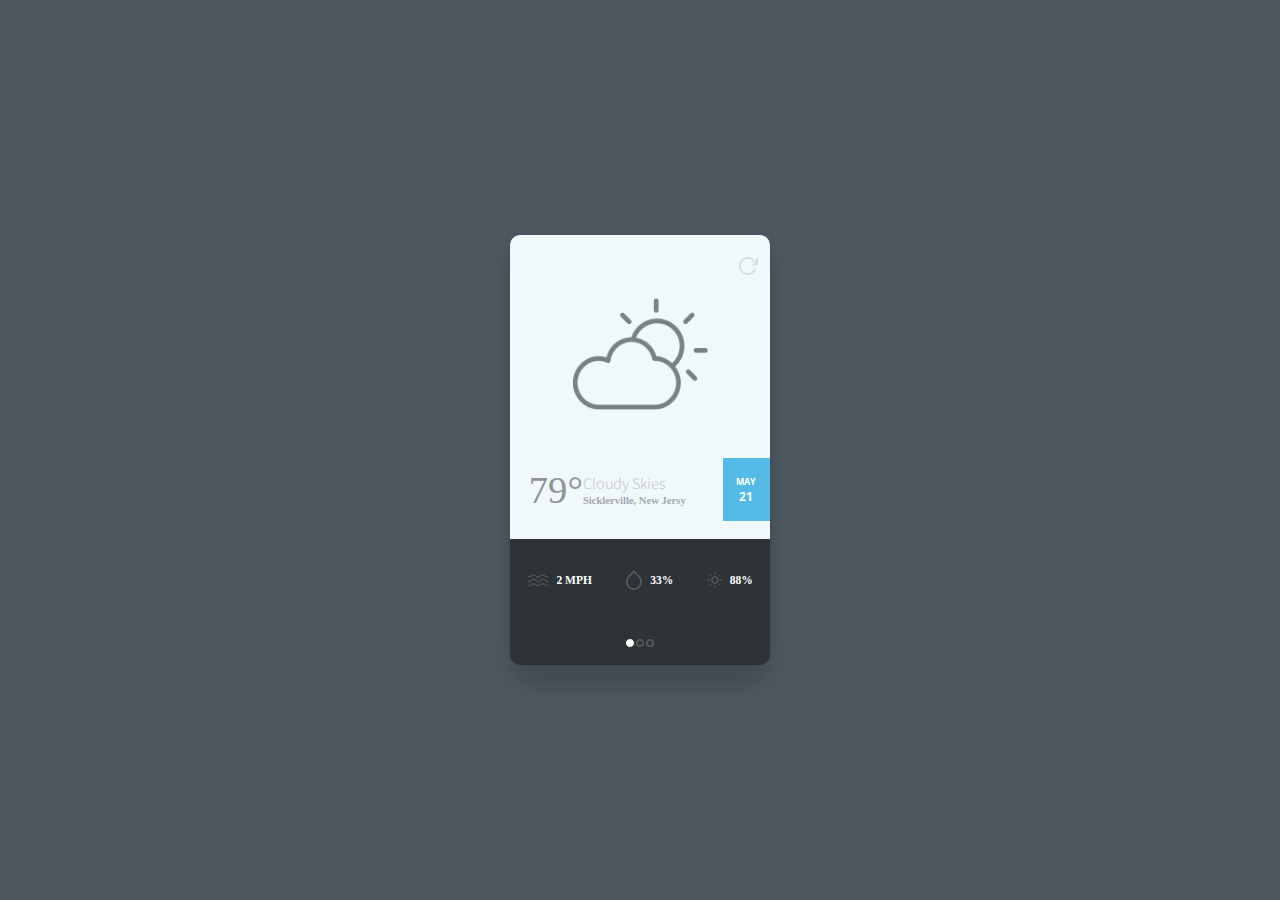
<file: index.html>
<!DOCTYPE html>
<html lang="en">
<head>
  <meta charset="UTF-8">
  <meta name="viewport" content="width=device-width, initial-scale=1.0">
  <meta http-equiv="X-UA-Compatible" content="ie=edge">
  <link rel="stylesheet" href="./style.css">
  <link href="https://fonts.googleapis.com/css?family=Source+Sans+Pro&display=swap" rel="stylesheet">
  <link href="https://fonts.googleapis.com/css?family=Open+Sans&display=swap" rel="stylesheet">
  <title>Document</title>
</head>
<body>
  <div class="page">
      <div class="widget">
        <div class="widget-header">
          <div class="widget-header__top">
              <img class="widget-header__img-refresh" src="./img/refresh.png" alt="refresh">
          </div>
          <div class="widget-header__middle">
              <div class="widget-header__temprature-wrap">
                  <p class="widget-header__temprature">79&#176;</p>
                </div>
              <img class="widget-header__img-weather" src="./img/weather.png" alt="logo">
          </div>
          <div class="widget-header__bottom"></div>
        </div>
        <div class="widget-body">
          <div class="widget-body__top">
            <div class="widget-body__temprature-wrap">
              <p class="widget-body__temprature">79&#176;</p>
            </div>
            <div class="widget-body__city-weather-wrap">
              <p class="widget-body__weather">Cloudy Skies</p>
              <p class="widget-body__city">Sicklerville, New Jersy</p>
            </div>
            <div class="widget-body__date-wrap">
              <p class="widget-body__month">May</p>
              <p class="widget-body__date">21</p>
            </div>
          </div>
          <div class="widget-body__bottom"></div>
        </div>
        <div class="widget-footer">
          <div class="widget-footer__top">
            <div class="widget-footer__feature-left">
              <img class="widget-footer__feature-img" src="./img/wind.png" alt="wind">
              <p class="widget-footer__feature-value">2 MPH</p>
            </div>
            <div class="widget-footer__feature-middle">
              <img class="widget-footer__feature-img" src="./img/humidity.png" alt="humidity">
              <p class="widget-footer__feature-value">33%</p>
            </div>
            <div class="widget-footer__feature-right">
              <img class="widget-footer__feature-img" src="./img/sun.png" alt="sun">
              <p class="widget-footer__feature-value">88%</p>
            </div>
          </div>
          <div class="widget-footer__bottom">
            <div class="widget-footer__slider">
              <img class="widget-footer__slider-img_check" src="./img/slider_check.png" alt="slider">
              <img class="widget-footer__slider-img" src="./img/slider.png" alt="slider">
              <img class="widget-footer__slider-img" src="./img/slider.png" alt="slider">
            </div>
          </div>
        </div>
      </div>
  </div>
</body>
</html>
</file>
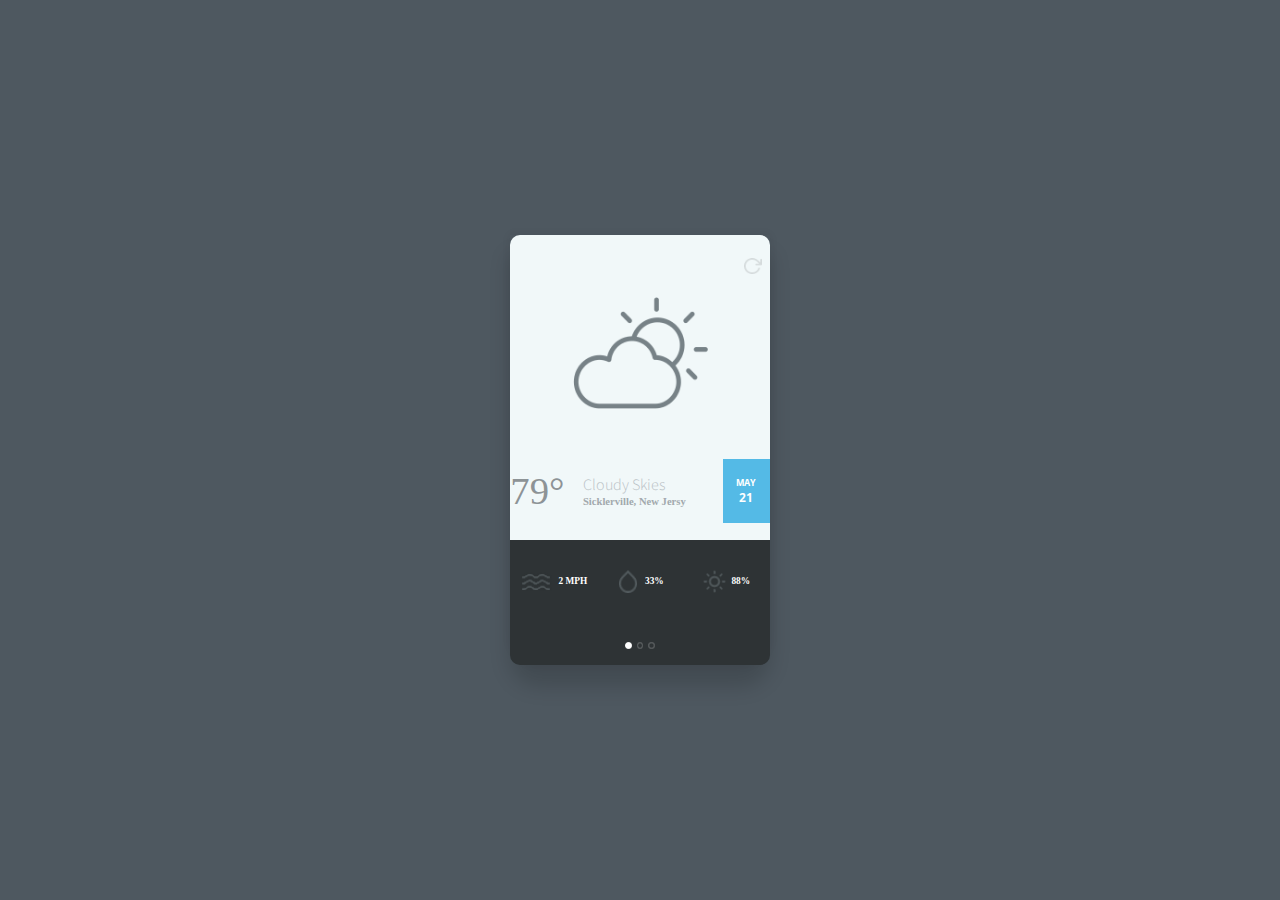
<file: grid/index.html>
<!DOCTYPE html>
<html lang="en">
<head>
  <meta charset="UTF-8">
  <meta name="viewport" content="width=device-width, initial-scale=1.0">
  <meta http-equiv="X-UA-Compatible" content="ie=edge">
  <link rel="stylesheet" href="./style.css">
  <link href="https://fonts.googleapis.com/css?family=Source+Sans+Pro&display=swap" rel="stylesheet">
  <link href="https://fonts.googleapis.com/css?family=Open+Sans&display=swap" rel="stylesheet">
  <title>Document</title>
</head>
<body>
  <div class="page">
      <div class="widget">
        <div class="widget-header">
          <div class="widget-header__top">
              <img class="widget-header__img-refresh" src="./img/refresh.png" alt="refresh">
          </div>
          <div class="widget-header__middle">
              <div class="widget-header__temprature-wrap">
                  <p class="widget-header__temprature">79&#176;</p>
                </div>
              <img class="widget-header__img-weather" src="./img/weather.png" alt="logo">
          </div>
          <div class="widget-header__bottom"></div>
        </div>
        <div class="widget-body">
          <div class="widget-body__top">
            <div class="widget-body__temprature-wrap">
              <p class="widget-body__temprature">79&#176;</p>
            </div>
            <div class="widget-body__city-weather-wrap">
              <p class="widget-body__weather">Cloudy Skies</p>
              <p class="widget-body__city">Sicklerville, New Jersy</p>
            </div>
            <div class="widget-body__date-wrap">
              <p class="widget-body__month">May</p>
              <p class="widget-body__date">21</p>
            </div>
          </div>
          <div class="widget-body__bottom"></div>
        </div>
        <div class="widget-footer">
          <div class="widget-footer__top">
            <div class="widget-footer__feature-left">
              <img class="widget-footer__feature-img" src="./img/wind.png" alt="wind">
              <p class="widget-footer__feature-value">2 MPH</p>
            </div>
            <div class="widget-footer__feature-middle">
              <img class="widget-footer__feature-img-humidity" src="./img/humidity.png" alt="humidity">
              <p class="widget-footer__feature-value">33%</p>
            </div>
            <div class="widget-footer__feature-right">
              <img class="widget-footer__feature-img-sun" src="./img/sun.png" alt="sun">
              <p class="widget-footer__feature-value">88%</p>
            </div>
          </div>
          <div class="widget-footer__bottom">
            <div class="widget-footer__slider">
              <img class="widget-footer__slider-img_check" src="./img/slider_check.png" alt="slider">
              <img class="widget-footer__slider-img" src="./img/slider.png" alt="slider">
              <img class="widget-footer__slider-img" src="./img/slider.png" alt="slider">
            </div>
          </div>
        </div>
      </div>
  </div>
</body>
</html>
</file>
<file: style.css>
*{
    margin: 0;
    padding: 0;
}

.page{
    position: fixed;
    display: flex;
    justify-content: center;
    align-items: center;
    width: 100%;
    height: 100%;
    background-color: #4e5860;
}

.widget{
    width: 20.26%;
    height: 47.88%;
    box-shadow: 0 21px 20px 1px rgba(0, 0, 0, 0.15), 0 0 10px rgba(0, 0, 0, 0.07);
    border-radius: 0px 0px 29px 29px;
}

.widget-header{
    height: 51.94%;
    background-color: #f1f8f9;
    border-radius: 10px 10px 0px 0px;
  }

.widget-header__top{
    display: flex;
    justify-content: flex-end;
    align-items: center;
    height: 28.22%;
}

.widget-header__img-refresh{
    height: 27.94%;
    margin-right: 4.37%;
}

.widget-header__middle{
    display: flex;
    justify-content: center;
    align-items: center;
    height: 50.21%;
}
.widget-header__temprature-wrap{
    display: none;
    justify-content: flex-end;
    align-self: center;
    width: 27.98%;
    color: #8d9396;
    font-family: "Proxima Nova";
    font-size: 3.02vmax;
    font-weight: 300;
    text-transform: uppercase;
}
.widget-header__img-weather{
    height: 100%;
}

.widget-header__bottom{
    height: 21.57%;
}

.widget-body{
    height: 18.75%;
    background-color: #f1f8f9;
}

.widget-body__top{
    display: flex;
    justify-content: space-between;
    height: 77.53%;
}

.widget-body__temprature-wrap{
    display: flex;
    justify-content: flex-end;
    align-self: center;
    width: 27.98%;
    color: #8d9396;
    font-family: "Proxima Nova";
    font-size: 3.02vmax;
    font-weight: 300;
    text-transform: uppercase;
}

.widget-body__city-weather-wrap{
    display: flex;
    justify-content: flex-start;
    align-content: center;
    flex-wrap: wrap;
    width: 54.02%;
}
.widget-body__weather{
    color: #bac2c6;
    font-family: "Source Sans Pro";
    font-size: 1.25vmax;
    font-weight: 300;
}

.widget-body__city{
    color: #a2a9ad;
    font-family: "Source Sans Pro - Semibold";
    font-size: 0.83vmax;
    font-weight: 600;
}

.widget-body__date-wrap{
    display: flex;
    flex-direction: column;
    justify-content: center;
    width: 18%;
    height: 100%;
    background-color: #54bae6;
}

.widget-body__month{
    text-align: center;
    color: #ffffff;
    font-family: "Open Sans";
    font-size: 0.73vmax;
    font-weight: 700;
    text-transform: uppercase;
}

.widget-body__date{
    text-align: center;
    color: #ffffff;
    font-family: "Open Sans";
    font-size: 0.94vmax;
    font-weight: 700;
}

.widget-body__bottom{
    height: 22.47%;
}

.widget-footer{
    height: 29.31%;
    border-radius: 0 0 10px 10px;
    background-color: #2e3335;
}


.widget-footer__top{
    height: 64.71%;
    display: flex;
    justify-content: space-around;
    align-items: center;
}

.widget-footer__feature-left {
    display: flex;
    justify-content: space-between;
    align-items: center;
    width: 25%;
}

.widget-footer__feature-middle {
    display: flex;
    justify-content: space-between;
    align-items: center;
    width: 18.42%;
}

.widget-footer__feature-right {
    display: flex;
    justify-content: space-between;
    align-items: center;
    width: 17.71%;
}

.widget-footer__feature-img{
    height: 40%;
    width: 35%;
}

.widget-footer__feature-value{
    color: #ffffff;
    font-family: "Proxima Nova";
    font-size: 0.73vmax;
    font-weight: 700;
    text-transform: uppercase;
}

.widget-footer__bottom{
    display: flex;
    justify-content: center;
    height: 35.29%;
}

.widget-footer__slider{
    display: flex;
    justify-content: space-between;
    align-items: center;
    width: 11.05%;
}

.widget-footer__slider-img_check{
    height: 18.6%;
}

.widget-footer__slider-img{
    height: 18.6%;
}

@media (max-width: 1440px) {

    .widget-footer__feature-value{
       font-size: 0.9vmax;
    }
}

@media (max-width: 1024px) {

    .widget-body__weather{
       font-size: 1.5vmax;
    }
    
    .widget-body__city{
       font-size: 1vmax;
    }

    .widget-footer__feature-left {
        width: 30%;
    }
    .widget-footer__feature-value{
        font-size: 1.1vmax;
     }

}

@media (max-width: 768px) {

    .widget{
        height: 32%;
    }
    
    .widget-header{
        height: 55%;
      }

    .widget-header__middle{
        height: 65%;
        justify-content: space-around;
    }

    .widget-header__temprature-wrap{
        width: 40%;
        display: flex;
        font-size: 5vmax;
    }

    .widget-header__img-weather{
        height: 70%;
    }

    .widget-header__bottom{
        display: none;
    }

    .widget-body{
        height: 15%;
    }

    .widget-body__top{
        height: 100%;
    }

    .widget-body__temprature-wrap{
        display: none;
    }

    .widget-body__city-weather-wrap{
        height: 100%;
        width: 75%;
    }
    .widget-body__weather{
        font-size: 2vmax;
    }
    
    .widget-body__city{
        font-size: 1.3vmax;
    }

    .widget-body__bottom{
        display: none;
    }

    .widget-footer{
        height: 30%;
    }

    .widget-footer__top{
        height: 45%;
        justify-content: space-around;
    }

    .widget-footer__feature-left {
        width: 32%;
    }

    .widget-footer__feature-middle {
        width: 25%;
    }

    .widget-footer__feature-right {
        width: 25%;
    }
    .widget-footer__feature-value{
        font-size: 1.1vmax;
     }

}
  @media (min-width: 500px) and (max-width: 767px) {
    
    .widget{
        width: 30%;
    }

    
    .widget-body__month{
        font-size: 0.9vmax;
    }
    .widget-body__date{
       font-size: 1vmax;
       }

}

@media (max-width: 499px) {
    
    .widget{
        width: 50%;
    }

    
    .widget-body__month{
        font-size: 0.9vmax;
    }
    .widget-body__date{
       font-size: 1vmax;
       }

}
</file>
<file: grid/style.css>
*{
    margin: 0;
    padding: 0;
}

.page{
    position: fixed;
    display: -webkit-box;
    display: -ms-flexbox;
    display: flex;
    -webkit-box-pack: center;
        -ms-flex-pack: center;
            justify-content: center;
    -webkit-box-align: center;
        -ms-flex-align: center;
            align-items: center;
    width: 100%;
    height: 100%;
    background-color: #4e5860;
}

.widget{
    display: -ms-grid;
    display: grid;
    -ms-grid-rows: 52% 19% 29%;
    grid-template-rows: 52% 19% 29%;
    width: 20.26%;
    height: 47.88%;
    -webkit-box-shadow: 0 21px 20px 1px rgba(0, 0, 0, 0.15), 0 0 10px rgba(0, 0, 0, 0.07);
            box-shadow: 0 21px 20px 1px rgba(0, 0, 0, 0.15), 0 0 10px rgba(0, 0, 0, 0.07);
    border-radius: 0px 0px 29px 29px;
}

.widget-header{
    display: -ms-grid;
    display: grid;
    -ms-grid-rows: 1.05fr 1.82fr 0.77fr;
    grid-template-rows: 1.05fr 1.82fr 0.77fr;
    -ms-grid-columns: 1fr;
    grid-template-columns: 1fr;
    background-color: #f1f8f9;
    border-radius: 10px 10px 0px 0px;
}

.widget-header > *:nth-child(1){
    -ms-grid-row: 1;
    -ms-grid-column: 1;
}

.widget-header > *:nth-child(2){
    -ms-grid-row: 2;
    -ms-grid-column: 1;
}

.widget-header > *:nth-child(3){
    -ms-grid-row: 3;
    -ms-grid-column: 1;
}
.widget-header__top{
    -ms-grid-row: 1;
    -ms-grid-row-span: 1;
    grid-row: 1/2;
    display: -ms-grid;
    display: grid;
    -ms-grid-columns: 1.8fr 0.2fr;
    grid-template-columns: 1.8fr 0.2fr;
}

.widget-header__img-refresh{
    width: 2vmin;
    -ms-grid-column: 2;
    -ms-grid-column-span: 1;
    grid-column: 2/3;
    -ms-grid-row-align: center;
        align-self: center;
}
.widget-header__middle{
    -ms-grid-row: 2;
    -ms-grid-row-span: 1;
    grid-row: 2/3;
    -ms-grid-column-align: center;
        justify-self: center;
}
.widget-header__temprature-wrap{
    display: none;
    -ms-flex-item-align: center;
        -ms-grid-row-align: center;
        align-self: center;
    width: 27.98%;
    color: #8d9396;
    font-family: "Proxima Nova";
    font-size: 3.02vmax;
    font-weight: 300;
    text-transform: uppercase;
}
.widget-header__img-weather{
    width: 15vmin;
}
.widget-header__bottom{
    -ms-grid-row: 3;
    -ms-grid-row-span: 1;
    grid-row: 3/4;
}

.widget-body{
    display: -ms-grid;
    display: grid;
    -ms-grid-rows: 1.05fr 0.28fr;
    grid-template-rows: 1.05fr 0.28fr;
    background-color: #f1f8f9;
}
.widget-body__top{
    display: -ms-grid;
    display: grid;
    -ms-grid-columns: 0.84fr 1.62fr 0.54fr;
    grid-template-columns: 0.84fr 1.62fr 0.54fr;
}
.widget-body__temprature-wrap{
    -ms-flex-item-align: center;
        -ms-grid-row-align: center;
        align-self: center;
    width: 27.98%;
    color: #8d9396;
    font-family: "Proxima Nova";
    font-size: 3.02vmax;
    font-weight: 300;
    text-transform: uppercase;
}

.widget-body__city-weather-wrap{
    -ms-flex-item-align: center;
        -ms-grid-row-align: center;
        align-self: center;
}
.widget-body__weather{
    color: #bac2c6;
    font-family: "Source Sans Pro";
    font-size: 1.25vmax;
    font-weight: 300;
}

.widget-body__city{
    color: #a2a9ad;
    font-family: "Source Sans Pro - Semibold";
    font-size: 0.83vmax;
    font-weight: 600;
}

.widget-body__date-wrap{
    background-color: #54bae6;
    display: -ms-grid;
    display: grid;
    -ms-flex-line-pack: center;
        align-content: center;
}

.widget-body__month{
    text-align: center;
    color: #ffffff;
    font-family: "Open Sans";
    font-size: 0.73vmax;
    font-weight: 700;
    text-transform: uppercase;
}

.widget-body__date{
    text-align: center;
    color: #ffffff;
    font-family: "Open Sans";
    font-size: 0.94vmax;
    font-weight: 700;
}
.widget-footer{
    display: -ms-grid;
    display: grid;
    -ms-grid-rows: 1.33fr 0.7fr;
    grid-template-rows: 1.33fr 0.7fr;
    border-radius: 0 0 10px 10px;
    background-color: #2e3335;
}

.widget-footer__top{
    display: -ms-grid;
    display: grid;
    -ms-grid-columns: 1fr 1fr 1fr;
    grid-template-columns: 1fr 1fr 1fr;
    justify-items: center;
    -webkit-box-align: center;
        -ms-flex-align: center;
            align-items: center;
}


.widget-footer__feature-left {
    display: -ms-grid;
    display: grid;
    -ms-grid-columns: 1fr 1fr;
    grid-template-columns: 1fr 1fr;
    justify-items: center;
    -webkit-box-align: center;
        -ms-flex-align: center;
            align-items: center;
}

.widget-footer__feature-middle {
    display: -ms-grid;
    display: grid;
    -ms-grid-columns: 1fr 1fr;
    grid-template-columns: 1fr 1fr;
    justify-items: center;
    -webkit-box-align: center;
        -ms-flex-align: center;
            align-items: center;
}

.widget-footer__feature-right {
    display: -ms-grid;
    display: grid;
    -ms-grid-columns: 1fr 1fr;
    grid-template-columns: 1fr 1fr;
    justify-items: center;
    -webkit-box-align: center;
        -ms-flex-align: center;
            align-items: center;
}
.widget-footer__feature-img{
    width: 90%;
}

.widget-footer__feature-img-humidity{
    width: 76%;
}

.widget-footer__feature-img-sun{
    width: 94%;
}
.widget-footer__feature-value{
    color: #ffffff;
    font-family: "Proxima Nova";
    font-size: 0.73vmax;
    font-weight: 700;
    text-transform: uppercase; 
    margin-left: 5px;
} 

.widget-footer__bottom{
    display: -ms-grid;
    display: grid;
    
}

.widget-footer__slider{
    -ms-grid-column-align: center;
        justify-self: center;
    -ms-flex-item-align: center;
        -ms-grid-row-align: center;
        align-self: center;
}

.widget-footer__slider-img_check{
    height: 0.5vmax;
}

.widget-footer__slider-img{
    height: 0.5vmax;
    margin-left: 1px;
}


@media (max-width: 1024px) {

    .widget-body__weather{
       font-size: 1.5vmax;
    }
    
    .widget-body__city{
       font-size: 1vmax;
    }

    .widget-footer__top{
        -ms-grid-columns: 1.2fr 0.9fr 0.9fr;
        grid-template-columns: 1.2fr 0.9fr 0.9fr;
    }

    .widget-footer__feature-value{
        font-size: 1.1vmax;
     }

}

@media (max-width: 768px) {

    .widget{
        height: 32%;
        -ms-grid-rows: 55% 15% 30%;
        grid-template-rows: 55% 15% 30%;
    }

    .widget-header{
        -ms-grid-rows: 0.3fr 0.7fr;
        grid-template-rows: 0.3fr 0.7fr;
    }

    .widget-header__img-refresh{
        width: 2vmax;
    }
    .widget-header__middle{
        display: -ms-grid;
        display: grid;
        -ms-grid-rows: 1fr;
        grid-template-rows: 1fr;
        -ms-grid-columns: 1fr 1fr;
        grid-template-columns: 1fr 1fr;
        -webkit-box-align: center;
            -ms-flex-align: center;
                align-items: center;
    }
    .widget-header__middle > *:nth-child(1){
        -ms-grid-row: 1;
        -ms-grid-column: 1;
    }
    .widget-header__middle > *:nth-child(2){
        -ms-grid-row: 1;
        -ms-grid-column: 2;
    }

    .widget-header__temprature-wrap{
        display: block;
        font-size: 5vmax;
    }

    .widget-header__img-weather{
        height: 12vmin;
        -ms-grid-column-align: center;
            justify-self: center;
    }

    .widget-header__bottom{
        display: none;
    }

    .widget-body{
        -ms-grid-rows: 1fr;
        grid-template-rows: 1fr;
    }

    .widget-body__top{
       -ms-grid-columns: 0.8fr 0.2fr;
       grid-template-columns: 0.8fr 0.2fr;
    }

    .widget-body__temprature-wrap{
        display: none;
    }

    .widget-body__bottom{
        display: none;
    }

    .widget-footer__feature-value{
        font-size: 1vmax;
     }

}
  @media (max-width: 767px) {
    
    .widget{
        width: 35%;
    }

    .widget-body__month{
        font-size: 0.9vmax;
    }

    .widget-body__date{
       font-size: 1vmax;
    }
       
    .widget-footer__feature-value{
        font-size: .9vmax;
     }
}
</file>
